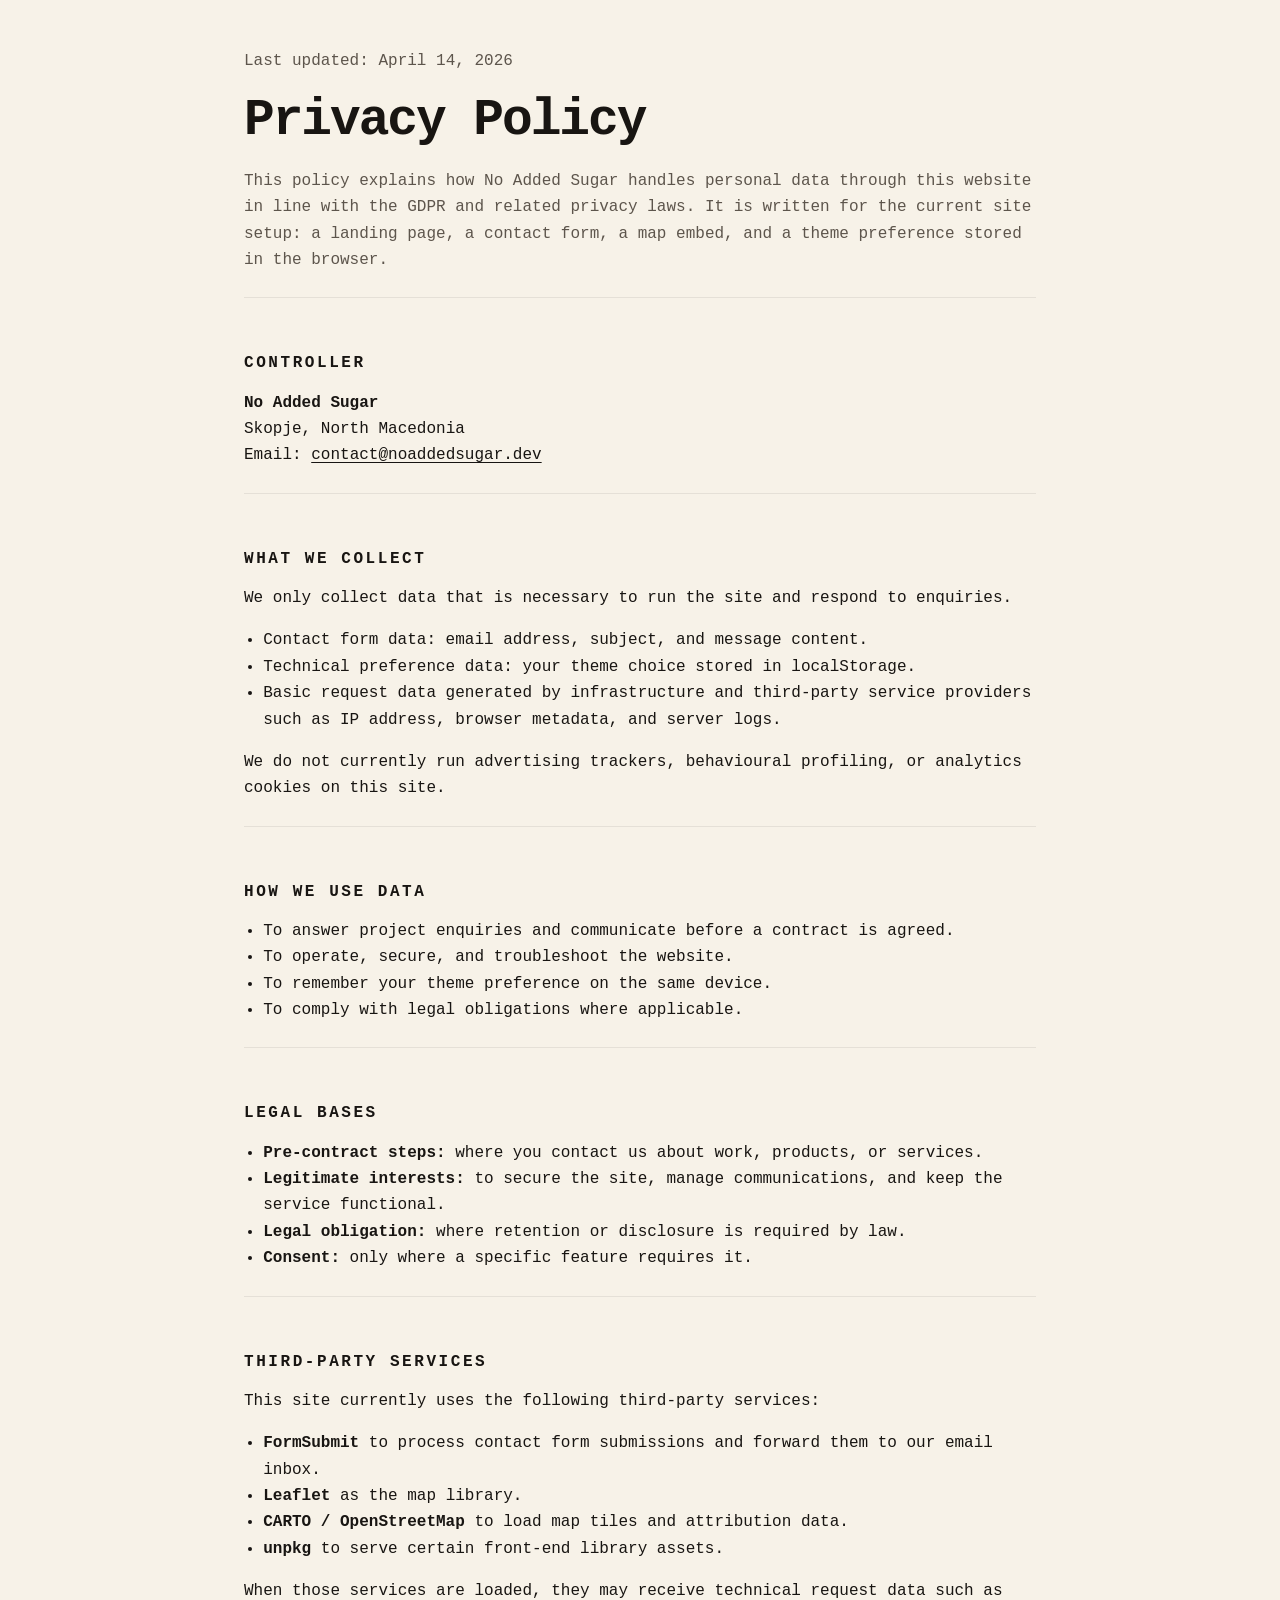
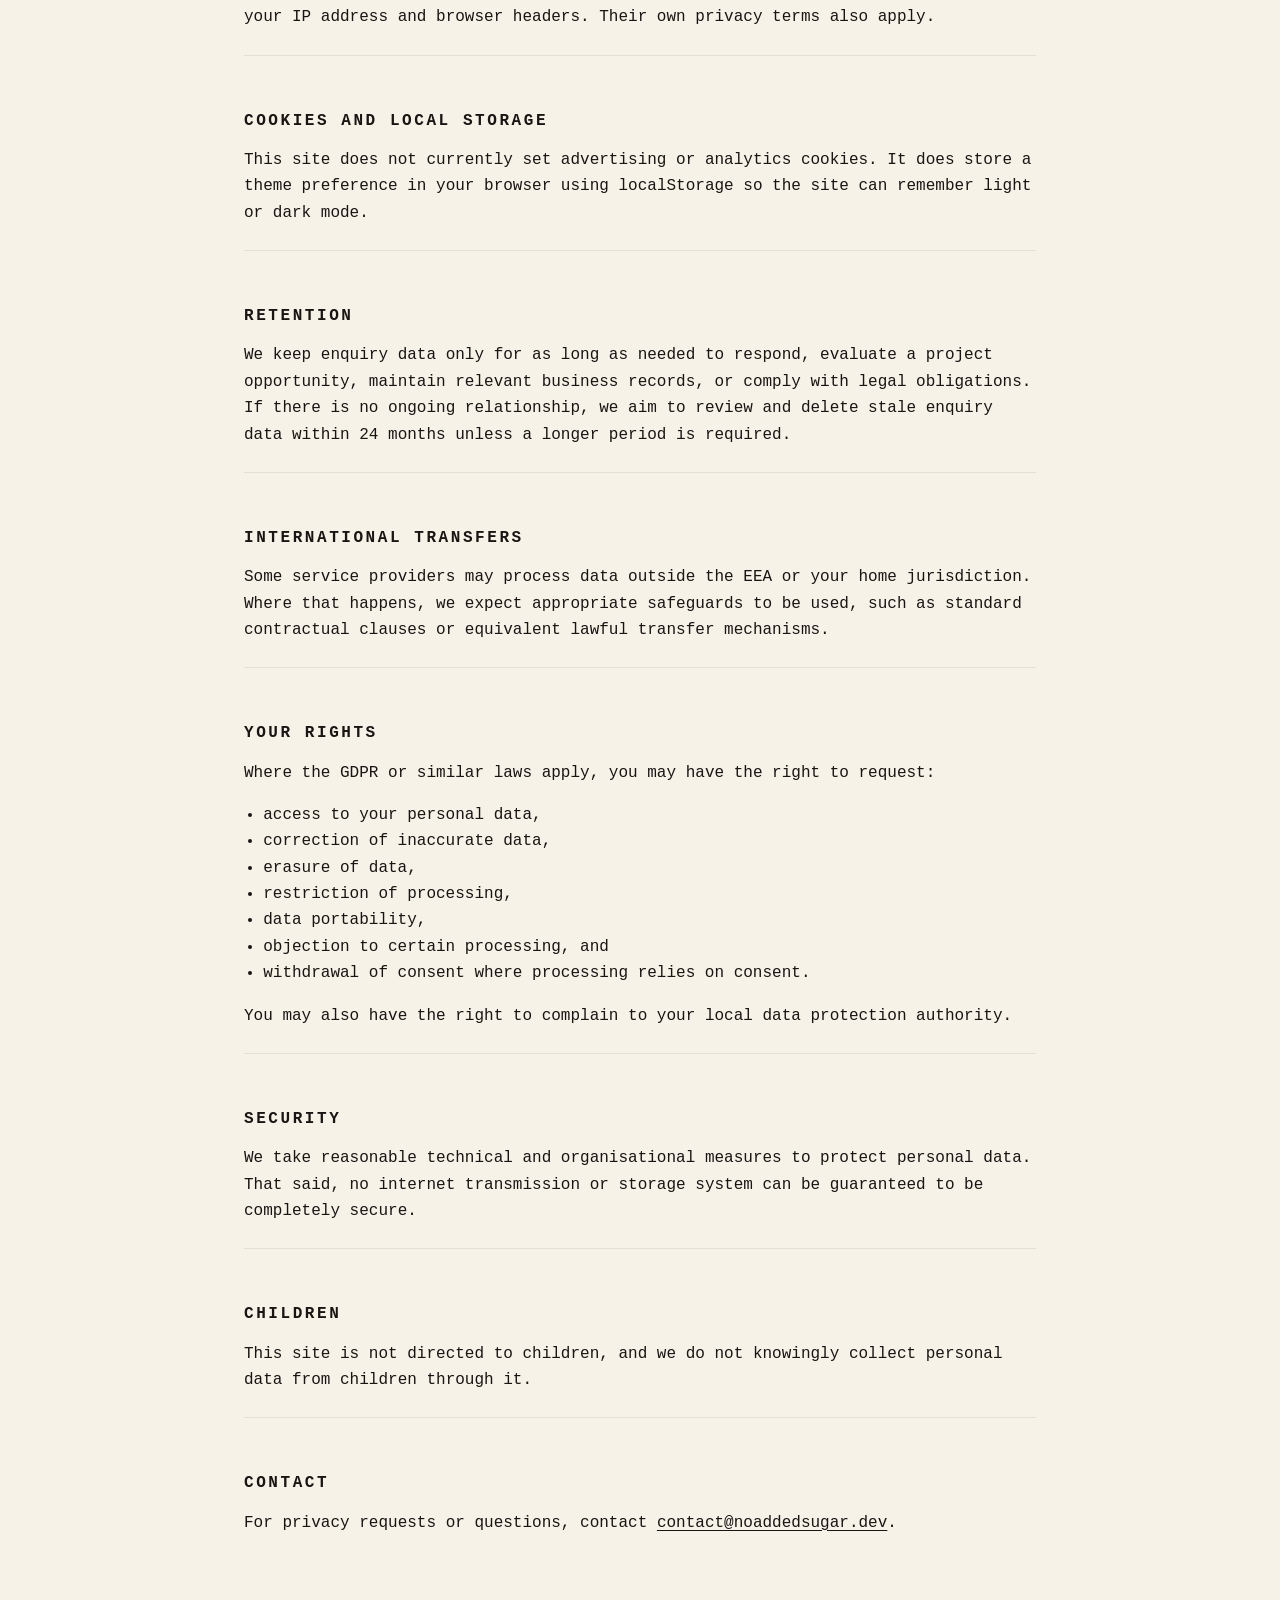
<file: privacy.html>
<!DOCTYPE html>
<html lang="en">
<head>
  <meta charset="UTF-8">
  <meta name="viewport" content="width=device-width, initial-scale=1.0">
  <title>Privacy Policy | No Added Sugar</title>
  <meta name="description" content="Privacy Policy for No Added Sugar.">
  <link rel="stylesheet" href="legal.css">
</head>
<body>
  <main>
    <p class="meta">Last updated: April 14, 2026</p>
    <h1>Privacy Policy</h1>
    <p class="lede">This policy explains how No Added Sugar handles personal data through this website in line with the GDPR and related privacy laws. It is written for the current site setup: a landing page, a contact form, a map embed, and a theme preference stored in the browser.</p>

    <section>
      <h2>Controller</h2>
      <p><strong>No Added Sugar</strong><br>Skopje, North Macedonia<br>Email: <a href="mailto:contact@noaddedsugar.dev">contact@noaddedsugar.dev</a></p>
    </section>

    <section>
      <h2>What We Collect</h2>
      <p>We only collect data that is necessary to run the site and respond to enquiries.</p>
      <ul>
        <li>Contact form data: email address, subject, and message content.</li>
        <li>Technical preference data: your theme choice stored in <code>localStorage</code>.</li>
        <li>Basic request data generated by infrastructure and third-party service providers such as IP address, browser metadata, and server logs.</li>
      </ul>
      <p>We do not currently run advertising trackers, behavioural profiling, or analytics cookies on this site.</p>
    </section>

    <section>
      <h2>How We Use Data</h2>
      <ul>
        <li>To answer project enquiries and communicate before a contract is agreed.</li>
        <li>To operate, secure, and troubleshoot the website.</li>
        <li>To remember your theme preference on the same device.</li>
        <li>To comply with legal obligations where applicable.</li>
      </ul>
    </section>

    <section>
      <h2>Legal Bases</h2>
      <ul>
        <li><strong>Pre-contract steps:</strong> where you contact us about work, products, or services.</li>
        <li><strong>Legitimate interests:</strong> to secure the site, manage communications, and keep the service functional.</li>
        <li><strong>Legal obligation:</strong> where retention or disclosure is required by law.</li>
        <li><strong>Consent:</strong> only where a specific feature requires it.</li>
      </ul>
    </section>

    <section>
      <h2>Third-Party Services</h2>
      <p>This site currently uses the following third-party services:</p>
      <ul>
        <li><strong>FormSubmit</strong> to process contact form submissions and forward them to our email inbox.</li>
        <li><strong>Leaflet</strong> as the map library.</li>
        <li><strong>CARTO / OpenStreetMap</strong> to load map tiles and attribution data.</li>
        <li><strong>unpkg</strong> to serve certain front-end library assets.</li>
      </ul>
      <p>When those services are loaded, they may receive technical request data such as your IP address and browser headers. Their own privacy terms also apply.</p>
    </section>

    <section>
      <h2>Cookies And Local Storage</h2>
      <p>This site does not currently set advertising or analytics cookies. It does store a theme preference in your browser using <code>localStorage</code> so the site can remember light or dark mode.</p>
    </section>

    <section>
      <h2>Retention</h2>
      <p>We keep enquiry data only for as long as needed to respond, evaluate a project opportunity, maintain relevant business records, or comply with legal obligations. If there is no ongoing relationship, we aim to review and delete stale enquiry data within 24 months unless a longer period is required.</p>
    </section>

    <section>
      <h2>International Transfers</h2>
      <p>Some service providers may process data outside the EEA or your home jurisdiction. Where that happens, we expect appropriate safeguards to be used, such as standard contractual clauses or equivalent lawful transfer mechanisms.</p>
    </section>

    <section>
      <h2>Your Rights</h2>
      <p>Where the GDPR or similar laws apply, you may have the right to request:</p>
      <ul>
        <li>access to your personal data,</li>
        <li>correction of inaccurate data,</li>
        <li>erasure of data,</li>
        <li>restriction of processing,</li>
        <li>data portability,</li>
        <li>objection to certain processing, and</li>
        <li>withdrawal of consent where processing relies on consent.</li>
      </ul>
      <p>You may also have the right to complain to your local data protection authority.</p>
    </section>

    <section>
      <h2>Security</h2>
      <p>We take reasonable technical and organisational measures to protect personal data. That said, no internet transmission or storage system can be guaranteed to be completely secure.</p>
    </section>

    <section>
      <h2>Children</h2>
      <p>This site is not directed to children, and we do not knowingly collect personal data from children through it.</p>
    </section>

    <section>
      <h2>Contact</h2>
      <p>For privacy requests or questions, contact <a href="mailto:contact@noaddedsugar.dev">contact@noaddedsugar.dev</a>.</p>
    </section>
  </main>
</body>
</html>
</file>
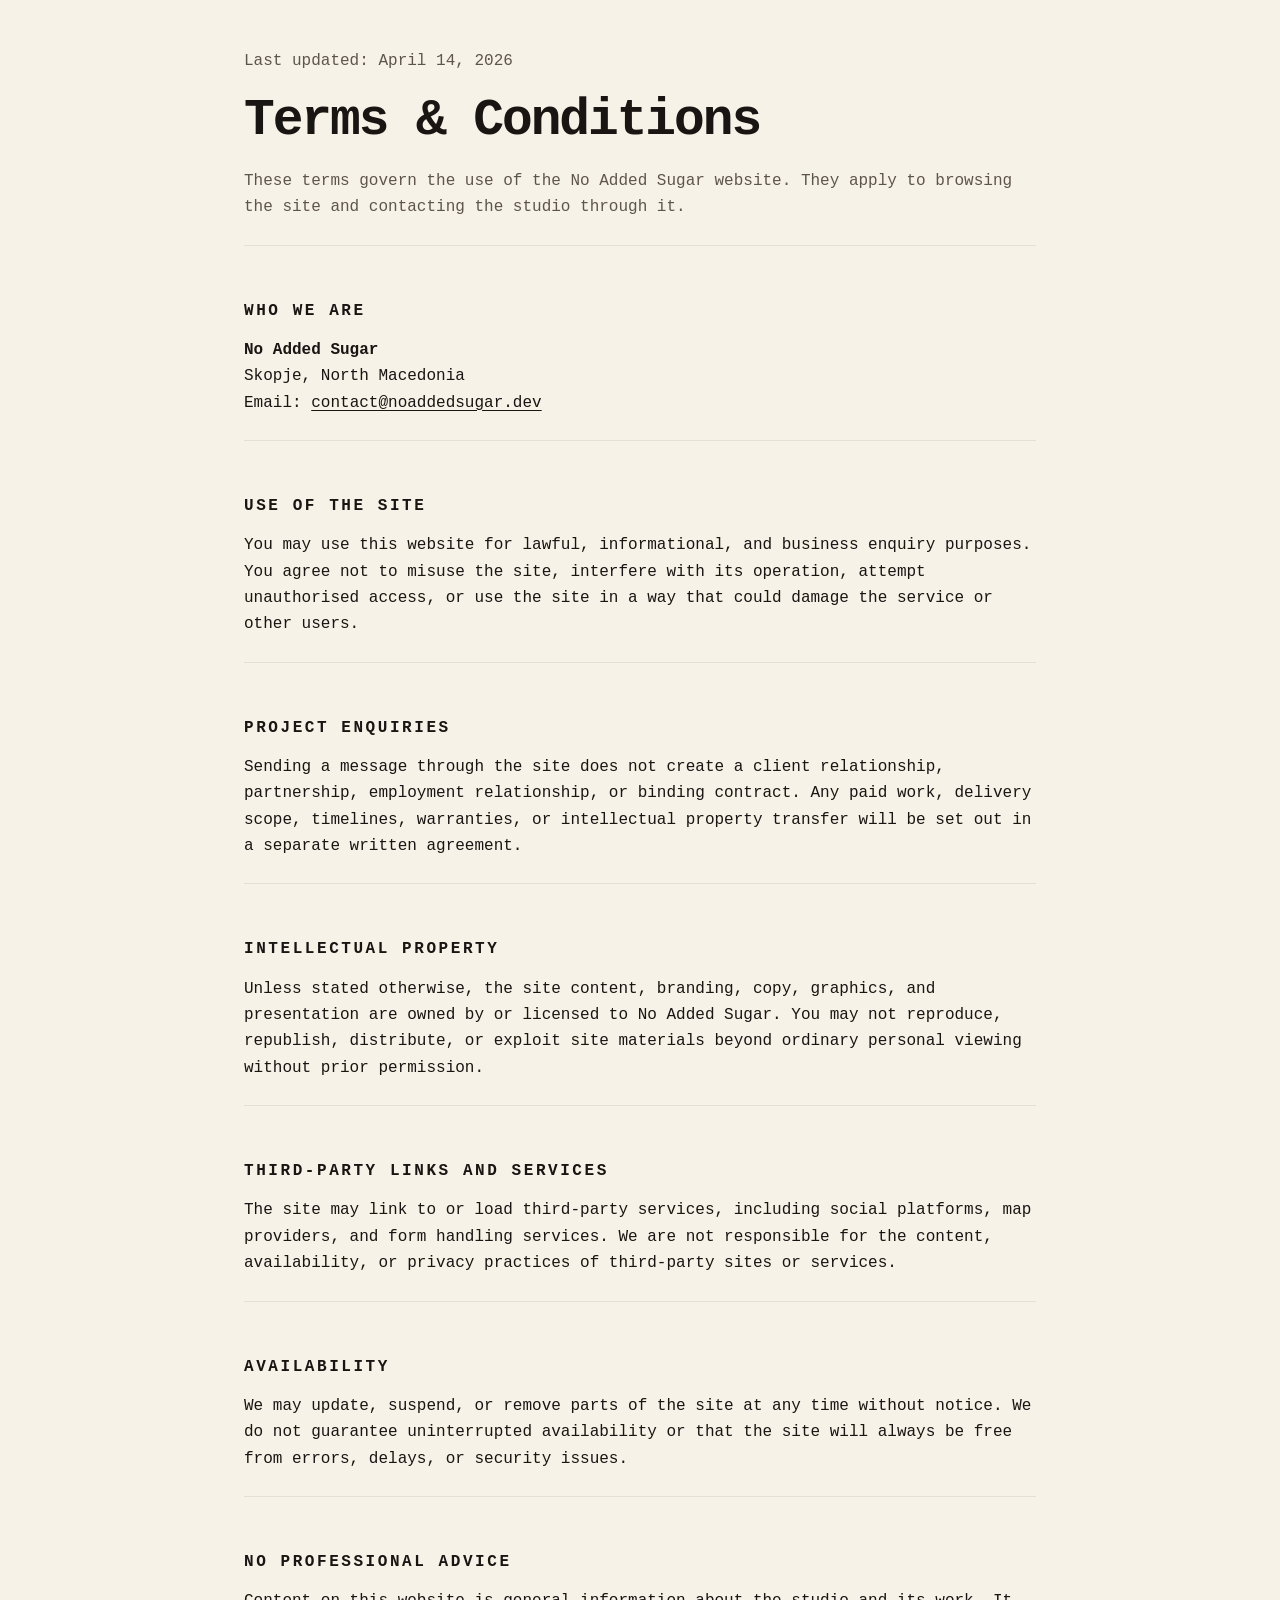
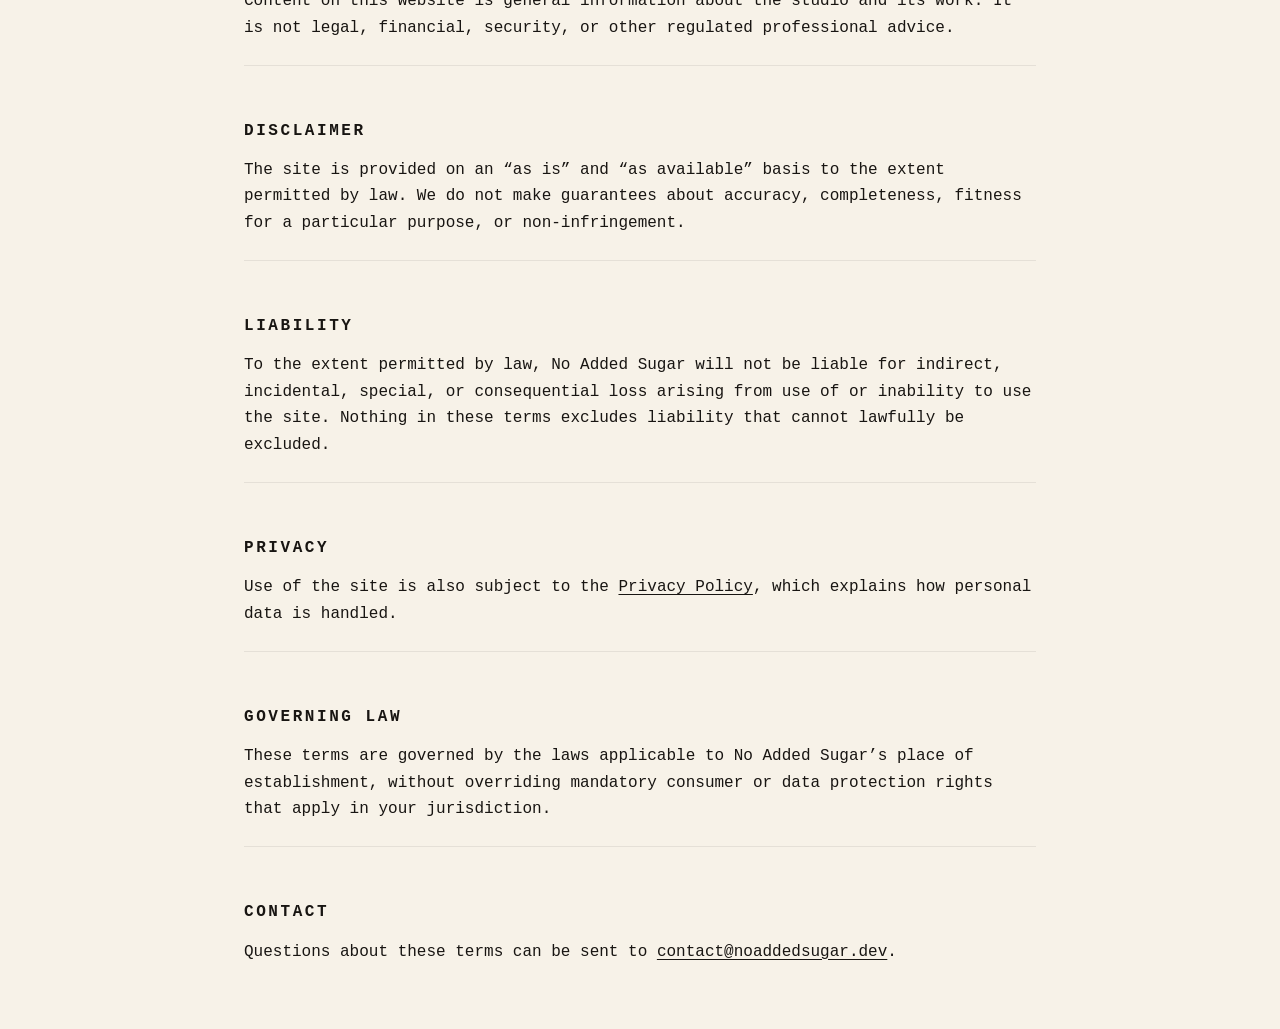
<file: terms.html>
<!DOCTYPE html>
<html lang="en">
<head>
  <meta charset="UTF-8">
  <meta name="viewport" content="width=device-width, initial-scale=1.0">
  <title>Terms &amp; Conditions | No Added Sugar</title>
  <meta name="description" content="Terms and Conditions for No Added Sugar.">
  <link rel="stylesheet" href="legal.css">
</head>
<body>
  <main>
    <p class="meta">Last updated: April 14, 2026</p>
    <h1>Terms &amp; Conditions</h1>
    <p class="lede">These terms govern the use of the No Added Sugar website. They apply to browsing the site and contacting the studio through it.</p>

    <section>
      <h2>Who We Are</h2>
      <p><strong>No Added Sugar</strong><br>Skopje, North Macedonia<br>Email: <a href="mailto:contact@noaddedsugar.dev">contact@noaddedsugar.dev</a></p>
    </section>

    <section>
      <h2>Use Of The Site</h2>
      <p>You may use this website for lawful, informational, and business enquiry purposes. You agree not to misuse the site, interfere with its operation, attempt unauthorised access, or use the site in a way that could damage the service or other users.</p>
    </section>

    <section>
      <h2>Project Enquiries</h2>
      <p>Sending a message through the site does not create a client relationship, partnership, employment relationship, or binding contract. Any paid work, delivery scope, timelines, warranties, or intellectual property transfer will be set out in a separate written agreement.</p>
    </section>

    <section>
      <h2>Intellectual Property</h2>
      <p>Unless stated otherwise, the site content, branding, copy, graphics, and presentation are owned by or licensed to No Added Sugar. You may not reproduce, republish, distribute, or exploit site materials beyond ordinary personal viewing without prior permission.</p>
    </section>

    <section>
      <h2>Third-Party Links And Services</h2>
      <p>The site may link to or load third-party services, including social platforms, map providers, and form handling services. We are not responsible for the content, availability, or privacy practices of third-party sites or services.</p>
    </section>

    <section>
      <h2>Availability</h2>
      <p>We may update, suspend, or remove parts of the site at any time without notice. We do not guarantee uninterrupted availability or that the site will always be free from errors, delays, or security issues.</p>
    </section>

    <section>
      <h2>No Professional Advice</h2>
      <p>Content on this website is general information about the studio and its work. It is not legal, financial, security, or other regulated professional advice.</p>
    </section>

    <section>
      <h2>Disclaimer</h2>
      <p>The site is provided on an “as is” and “as available” basis to the extent permitted by law. We do not make guarantees about accuracy, completeness, fitness for a particular purpose, or non-infringement.</p>
    </section>

    <section>
      <h2>Liability</h2>
      <p>To the extent permitted by law, No Added Sugar will not be liable for indirect, incidental, special, or consequential loss arising from use of or inability to use the site. Nothing in these terms excludes liability that cannot lawfully be excluded.</p>
    </section>

    <section>
      <h2>Privacy</h2>
      <p>Use of the site is also subject to the <a href="privacy.html">Privacy Policy</a>, which explains how personal data is handled.</p>
    </section>

    <section>
      <h2>Governing Law</h2>
      <p>These terms are governed by the laws applicable to No Added Sugar’s place of establishment, without overriding mandatory consumer or data protection rights that apply in your jurisdiction.</p>
    </section>

    <section>
      <h2>Contact</h2>
      <p>Questions about these terms can be sent to <a href="mailto:contact@noaddedsugar.dev">contact@noaddedsugar.dev</a>.</p>
    </section>
  </main>
</body>
</html>
</file>
<file: legal.css>
:root {
  --bg: #050505;
  --bg-alt: #111111;
  --text: #f4f1ea;
  --text-muted: #ada79c;
  --border: rgba(255, 255, 255, 0.14);
  --border-subtle: rgba(255, 255, 255, 0.08);
}

@media (prefers-color-scheme: light) {
  :root {
    --bg: #f7f2e8;
    --bg-alt: #fffaf1;
    --text: #181512;
    --text-muted: #5d554c;
    --border: rgba(24, 21, 18, 0.14);
    --border-subtle: rgba(24, 21, 18, 0.08);
  }
}

* {
  box-sizing: border-box;
}

html {
  color-scheme: dark light;
}

body {
  margin: 0;
  background: var(--bg);
  color: var(--text);
  font: 16px/1.65 "IBM Plex Mono", "SFMono-Regular", Consolas, monospace;
}

main {
  max-width: 52rem;
  margin: 0 auto;
  padding: 2rem 1.25rem 3rem;
}

h1,
h2,
h3 {
  line-height: 1.2;
  margin: 0 0 1rem;
}

h1 {
  font-size: clamp(2rem, 4vw, 3.2rem);
  letter-spacing: -0.04em;
}

h2 {
  margin-top: 2rem;
  font-size: 1rem;
  text-transform: uppercase;
  letter-spacing: 0.16em;
}

p,
li {
  color: var(--text);
}

.lede,
.meta {
  color: var(--text-muted);
}

section {
  padding-top: 1.5rem;
  border-top: 1px solid var(--border-subtle);
  margin-top: 1.5rem;
}

ul {
  margin: 0.75rem 0 0;
  padding-left: 1.2rem;
}

a {
  color: inherit;
  text-decoration: underline;
  text-underline-offset: 0.18em;
  text-decoration-thickness: 0.08em;
}

strong {
  color: var(--text);
}
</file>
